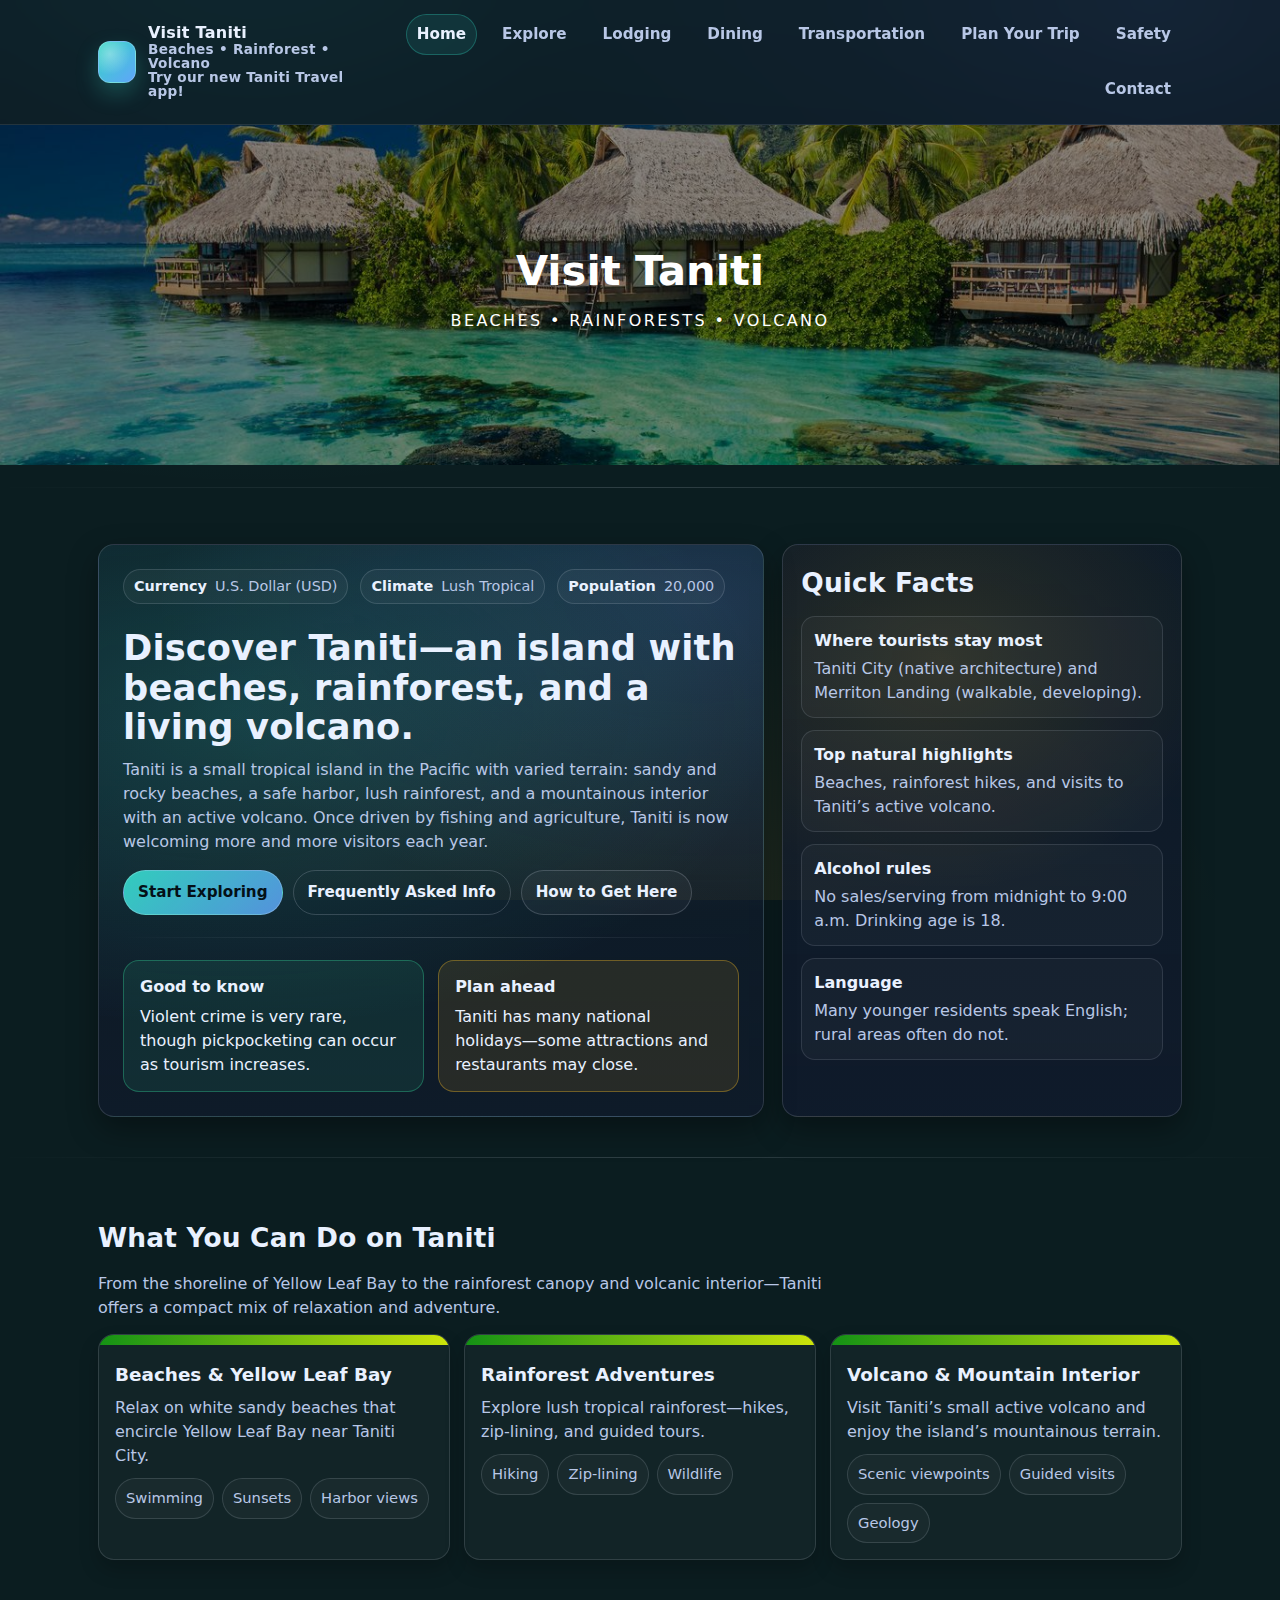
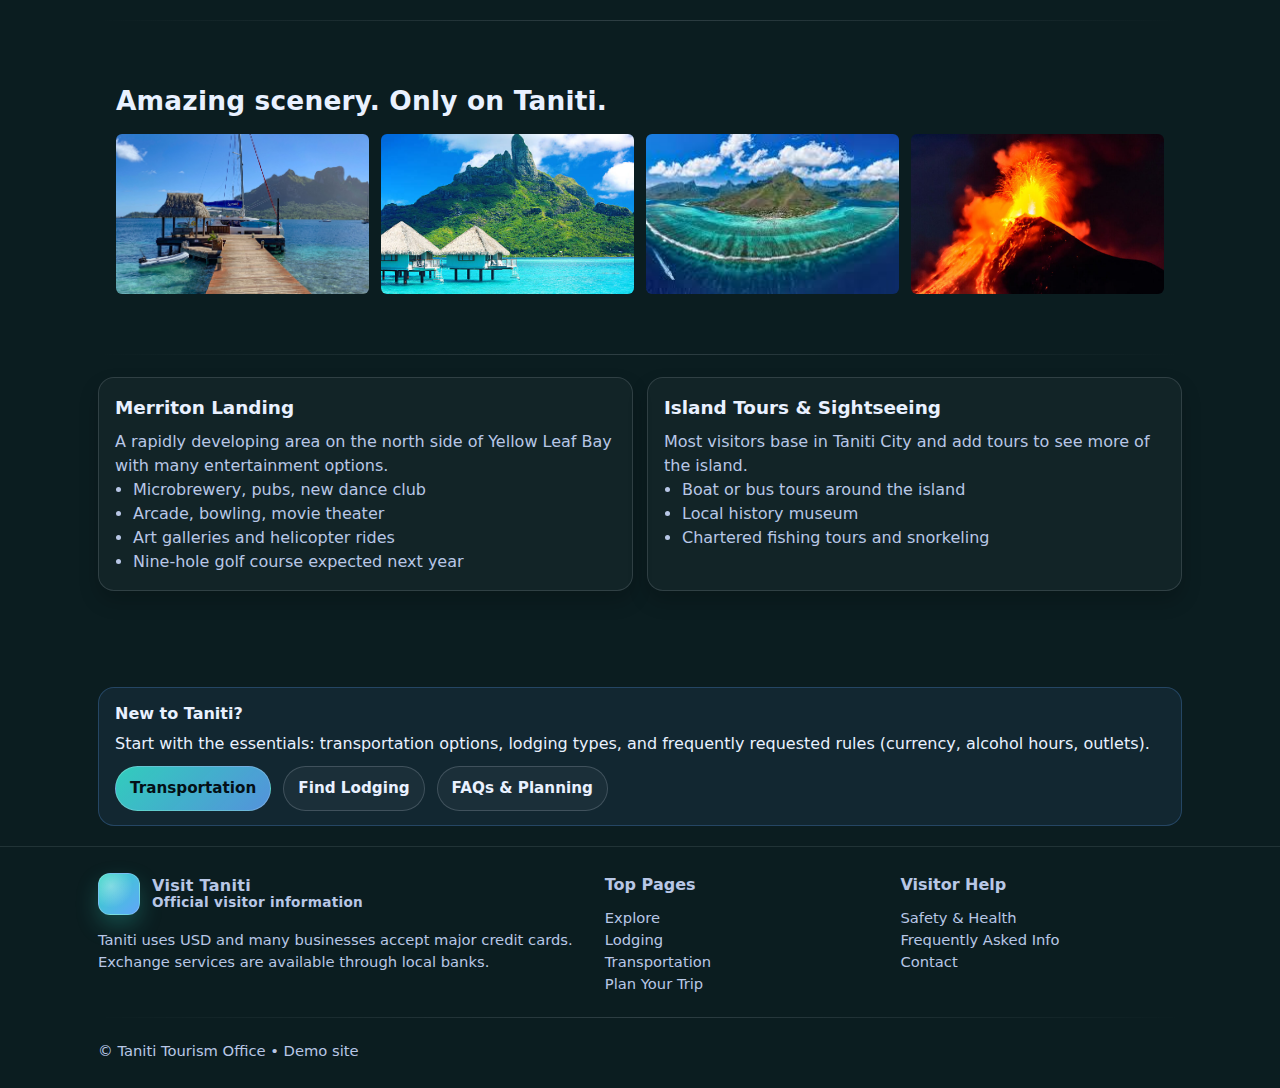
<file: index.html>
<!doctype html>
<html lang="en">
<head>
  <meta charset="utf-8" />
  <meta name="viewport" content="width=device-width,initial-scale=1" />
  <title>Visit Taniti • Home</title>
  <link rel="stylesheet" href="styles.css" />
</head>
<body>
  <header class="header">
    <div class="container">
      <nav class="nav" aria-label="Primary navigation">
        <a class="brand" href="index.html">
          <div class="brand-mark" aria-hidden="true"></div>
          <div>
            <span>Visit Taniti</span>
            <span class="sub">Beaches • Rainforest • Volcano</span>
            <span class="sub">Try our new Taniti Travel app!</span>
          </div>
        </a>

        <div class="navlinks">
          <a class="active" href="index.html">Home</a>
          <a href="explore.html">Explore</a>
          <a href="lodging.html">Lodging</a>
          <a href="dining.html">Dining</a>
          <a href="transportation.html">Transportation</a>
          <a href="plan.html">Plan Your Trip</a>
          <a href="safety.html">Safety</a>
          <a href="contact.html">Contact</a>
        </div>
      </nav>
    </div>
  </header>

    <section class="hero1">
    <img src="./Photos/Beach4.jpg" alt="Taniti tropical beach" />
    <div class="hero1-overlay">
        <h1>Visit Taniti</h1>
        <p>Beaches • Rainforests • Volcano</p>
    </div>
    </section>

    <hr class="sep" />

  <main>
    <section class="hero">
      <div class="container">
        <div class="hero-grid">
          <div class="hero-card hero-main">
            <div class="flex">
              <span class="badge"><b>Currency</b> U.S. Dollar (USD)</span>
              <span class="badge"><b>Climate</b> Lush Tropical</span>
              <span class="badge"><b>Population</b> 20,000</span>
            </div>
            <br>
            <h1>Discover Taniti—an island with beaches, rainforest, and a living volcano.</h1>
            <p>
              Taniti is a small tropical island in the Pacific with varied terrain:
              sandy and rocky beaches, a safe harbor, lush rainforest, and a mountainous interior with an
              active volcano. Once driven by fishing and agriculture, Taniti is now welcoming more and more visitors
              each year.
            </p>

            <div class="hero-actions">
              <a class="btn primary" href="explore.html">Start Exploring</a>
              <a class="btn ghost" href="plan.html">Frequently Asked Info</a>
              <a class="btn" href="transportation.html">How to Get Here</a>
            </div>

            <hr class="sep" />

            <div class="grid two">
              <div class="callout ok">
                <b>Good to know</b>
                Violent crime is very rare, though pickpocketing can occur as tourism increases.
              </div>
              <div class="callout warn">
                <b>Plan ahead</b>
                Taniti has many national holidays—some attractions and restaurants may close.
              </div>
            </div>
          </div>

          <aside class="hero-card hero-side" aria-label="Quick facts">
            <h2 class="section-title" style="margin-top:0;">Quick Facts</h2>
            <div class="kv">
              <div class="row">
                <b>Where tourists stay most</b>
                <span>Taniti City (native architecture) and Merriton Landing (walkable, developing).</span>
              </div>
              <div class="row">
                <b>Top natural highlights</b>
                <span>Beaches, rainforest hikes, and visits to Taniti’s active volcano.</span>
              </div>
              <div class="row">
                <b>Alcohol rules</b>
                <span>No sales/serving from midnight to 9:00 a.m. Drinking age is 18.</span>
              </div>
              <div class="row">
                <b>Language</b>
                <span>Many younger residents speak English; rural areas often do not.</span>
              </div>
            </div>
          </aside>
        </div>
      </div>
    </section>
<hr class="sep" />
    <section class="section">
      <div class="container">
        <h2 class="section-title">What You Can Do on Taniti</h2>
        <p class="lead">From the shoreline of Yellow Leaf Bay to the rainforest canopy and volcanic interior—Taniti offers a compact mix of relaxation and adventure.</p>

        <div class="grid three" style="margin-top:14px;">
          <article class="card">
            <div class="header-strip" aria-hidden="true"></div>
            <div class="pad">
              <h3>Beaches & Yellow Leaf Bay</h3>
              <p>Relax on white sandy beaches that encircle Yellow Leaf Bay near Taniti City.</p>
              <div class="meta">
                <span class="pill">Swimming</span>
                <span class="pill">Sunsets</span>
                <span class="pill">Harbor views</span>
              </div>
            </div>
          </article>

          <article class="card">
            <div class="header-strip" aria-hidden="true"></div>
            <div class="pad">
              <h3>Rainforest Adventures</h3>
              <p>Explore lush tropical rainforest—hikes, zip-lining, and guided tours.</p>
              <div class="meta">
                <span class="pill">Hiking</span>
                <span class="pill">Zip-lining</span>
                <span class="pill">Wildlife</span>
              </div>
            </div>
          </article>

          <article class="card">
            <div class="header-strip" aria-hidden="true"></div>
            <div class="pad">
              <h3>Volcano & Mountain Interior</h3>
              <p>Visit Taniti’s small active volcano and enjoy the island’s mountainous terrain.</p>
              <div class="meta">
                <span class="pill">Scenic viewpoints</span>
                <span class="pill">Guided visits</span>
                <span class="pill">Geology</span>
              </div>
            </div>
          </article>
        </div>
    <section class="section">
            <hr class="sep" />
        <section class="section">
        <div class="container">
            <h2 class="section-title">Amazing scenery. Only on Taniti.</h2>

            <div class="photo-strip">
            <img src="./Photos/Beach14.jpg" alt="Beach view" />
            <img src="./Photos/Beach2.jpg" alt="Lagoon" />
            <img src="./Photos/Beach12.jpg" alt="Coastline" />
            <img src="./Photos/Beach23.jpg" alt="Palm trees" />
            </div>
        </div>
        </section>

        <hr class="sep" />

        <div class="grid two">
          <div class="card">
            <div class="pad">
              <h3>Merriton Landing</h3>
              <p>A rapidly developing area on the north side of Yellow Leaf Bay with many entertainment options.</p>
              <ul class="list">
                <li>Microbrewery, pubs, new dance club</li>
                <li>Arcade, bowling, movie theater</li>
                <li>Art galleries and helicopter rides</li>
                <li>Nine-hole golf course expected next year</li>
              </ul>
            </div>
          </div>
          <div class="card">
            <div class="pad">
              <h3>Island Tours & Sightseeing</h3>
              <p>Most visitors base in Taniti City and add tours to see more of the island.</p>
              <ul class="list">
                <li>Boat or bus tours around the island</li>
                <li>Local history museum</li>
                <li>Chartered fishing tours and snorkeling</li>
              </ul>
            </div>
          </div>
        </div>
      </div>
    </section>

    <section class="section tight">
      <div class="container">
        <div class="callout">
          <b>New to Taniti?</b>
          Start with the essentials: transportation options, lodging types, and frequently requested rules (currency, alcohol hours, outlets).
          <div class="spacer"></div>
          <div class="flex">
            <a class="btn primary" href="transportation.html">Transportation</a>
            <a class="btn" href="lodging.html">Find Lodging</a>
            <a class="btn" href="plan.html">FAQs & Planning</a>
          </div>
        </div>
      </div>
    </section>
  </main>

  <footer class="footer">
    <div class="container">
      <div class="footer-grid">
        <div>
          <div class="brand" style="margin-bottom:10px;">
            <div class="brand-mark" aria-hidden="true"></div>
            <div>
              <span>Visit Taniti</span>
              <span class="sub">Official visitor information</span>
            </div>
          </div>
          <p class="small muted">Taniti uses USD and many businesses accept major credit cards. Exchange services are available through local banks.</p>
        </div>
        <div>
          <b>Top Pages</b>
          <div class="spacer"></div>
          <div class="small">
            <a href="explore.html">Explore</a><br/>
            <a href="lodging.html">Lodging</a><br/>
            <a href="transportation.html">Transportation</a><br/>
            <a href="plan.html">Plan Your Trip</a>
          </div>
        </div>
        <div>
          <b>Visitor Help</b>
          <div class="spacer"></div>
          <div class="small">
            <a href="safety.html">Safety & Health</a><br/>
            <a href="plan.html#faq">Frequently Asked Info</a><br/>
            <a href="contact.html">Contact</a>
          </div>
        </div>
      </div>
      <hr class="sep" />
      <div class="small muted">© Taniti Tourism Office • Demo site</div>
    </div>
  </footer>
</body>
</html>
</file>
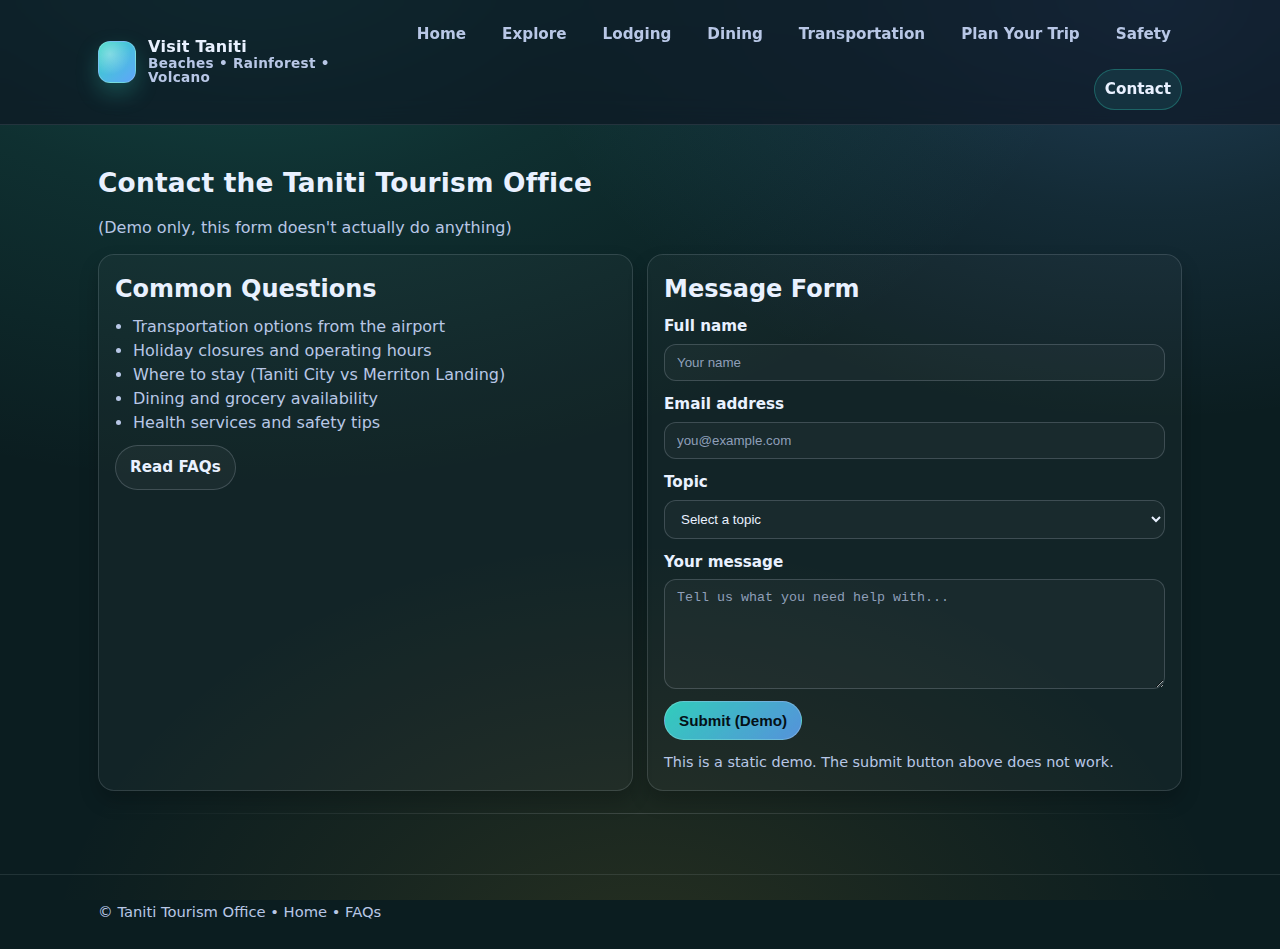
<file: contact.html>
<!doctype html>
<html lang="en">
<head>
  <meta charset="utf-8" />
  <meta name="viewport" content="width=device-width,initial-scale=1" />
  <title>Visit Taniti • Contact</title>
  <link rel="stylesheet" href="styles.css" />
</head>
<body>
  <header class="header">
    <div class="container">
      <nav class="nav">
        <a class="brand" href="index.html">
          <div class="brand-mark" aria-hidden="true"></div>
          <div><span>Visit Taniti</span><span class="sub">Beaches • Rainforest • Volcano</span></div>
        </a>
        <div class="navlinks">
          <a href="index.html">Home</a>
          <a href="explore.html">Explore</a>
          <a href="lodging.html">Lodging</a>
          <a href="dining.html">Dining</a>
          <a href="transportation.html">Transportation</a>
          <a href="plan.html">Plan Your Trip</a>
          <a href="safety.html">Safety</a>
          <a class="active" href="contact.html">Contact</a>
        </div>
      </nav>
    </div>
  </header>

  <main class="section">
    <div class="container">
      <h1 class="section-title">Contact the Taniti Tourism Office</h1>
      <p class="lead">(Demo only, this form doesn't actually do anything)</p>

      <div class="grid two" style="margin-top:14px;">
        <div class="card">
          <div class="pad">
            <h2 style="margin:0 0 8px;">Common Questions</h2>
            <ul class="list">
              <li>Transportation options from the airport</li>
              <li>Holiday closures and operating hours</li>
              <li>Where to stay (Taniti City vs Merriton Landing)</li>
              <li>Dining and grocery availability</li>
              <li>Health services and safety tips</li>
            </ul>
            <div class="spacer"></div>
            <a class="btn" href="plan.html#faq">Read FAQs</a>
          </div>
        </div>

        <div class="card">
          <div class="pad">
            <h2 style="margin:0 0 8px;">Message Form</h2>

            <form class="form" action="#" method="post">
              <div class="field">
                <label for="name">Full name</label>
                <input id="name" name="name" type="text" placeholder="Your name" required />
              </div>

              <div class="field">
                <label for="email">Email address</label>
                <input id="email" name="email" type="email" placeholder="you@example.com" required />
              </div>

              <div class="field">
                <label for="topic">Topic</label>
                <select id="topic" name="topic" required>
                  <option value="" selected disabled>Select a topic</option>
                  <option>Transportation</option>
                  <option>Lodging</option>
                  <option>Attractions & Activities</option>
                  <option>Dining & Groceries</option>
                  <option>Safety & Health</option>
                  <option>Other</option>
                </select>
              </div>

              <div class="field">
                <label for="message">Your message</label>
                <textarea id="message" name="message" placeholder="Tell us what you need help with..." required></textarea>
              </div>

              <div class="flex">
                <button class="btn primary" type="submit">Submit (Demo)</button>
                <span class="note">This is a static demo. The submit button above does not work. </span>
              </div>
            </form>
          </div>
        </div>
      </div>

      <hr class="sep" />
    </div>
  </main>

  <footer class="footer">
    <div class="container">
      <div class="small muted">© Taniti Tourism Office • <a href="index.html">Home</a> • <a href="plan.html#faq">FAQs</a></div>
    </div>
  </footer>
</body>
</html>
</file>
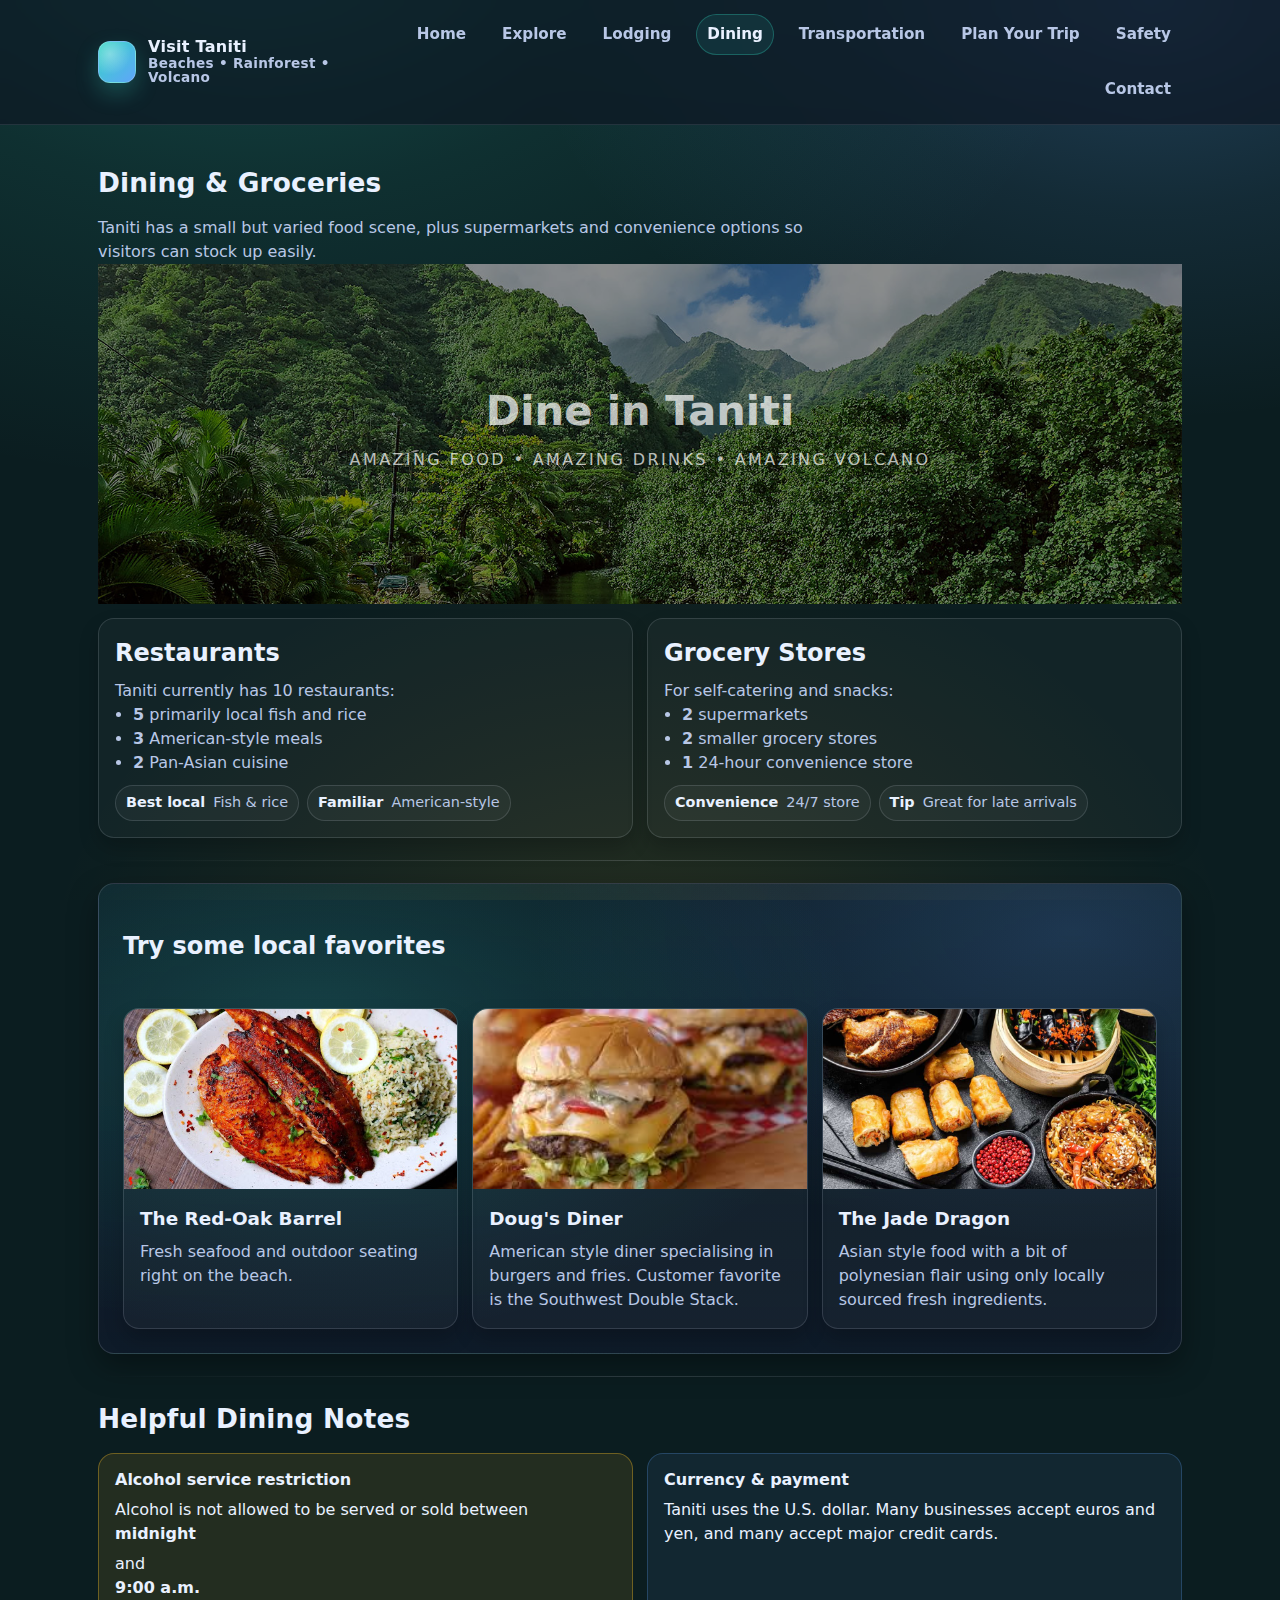
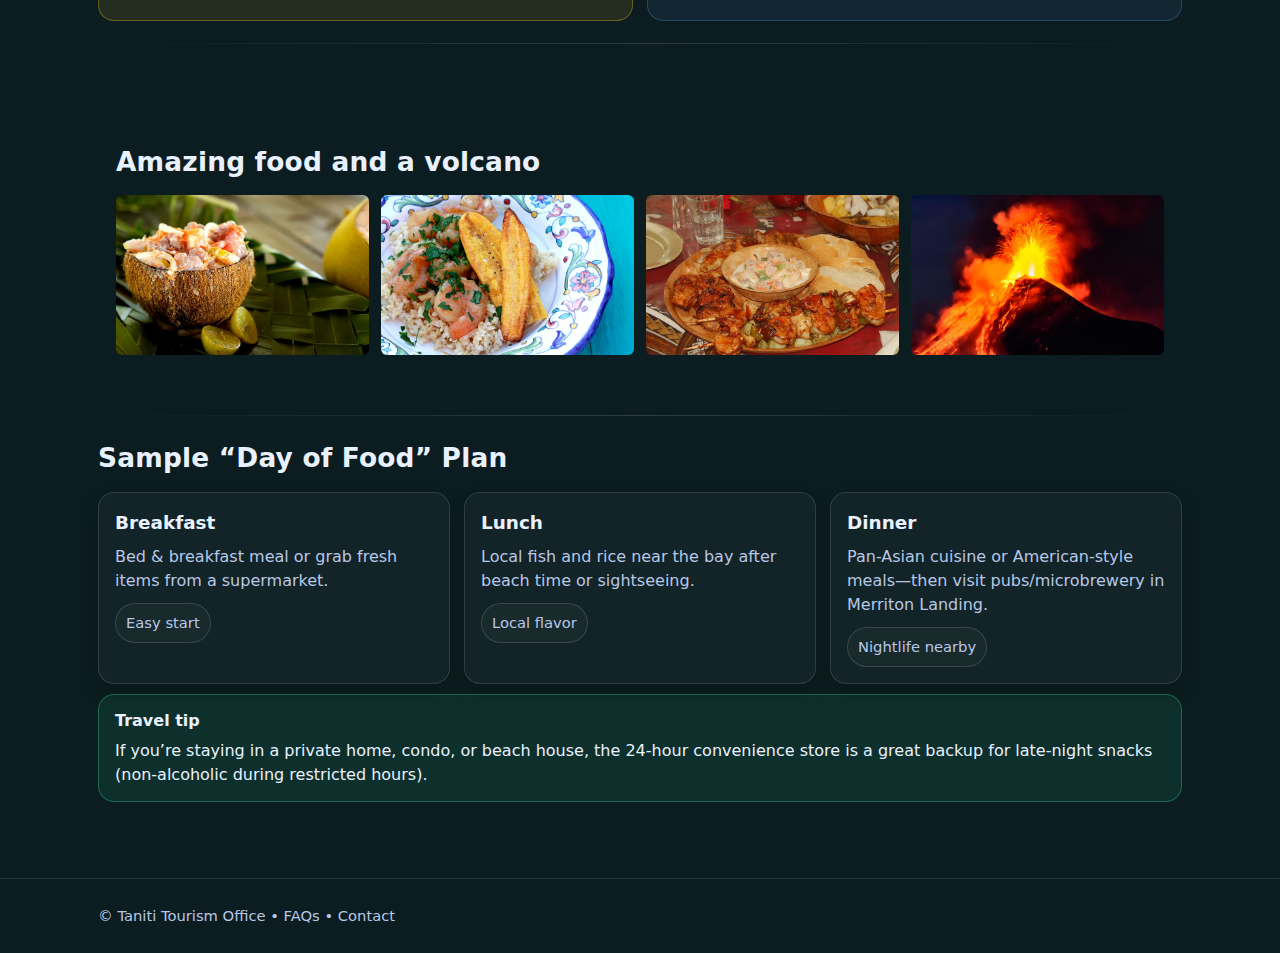
<file: dining.html>
<!doctype html>
<html lang="en">
<head>
  <meta charset="utf-8" />
  <meta name="viewport" content="width=device-width,initial-scale=1" />
  <title>Visit Taniti • Dining</title>
  <link rel="stylesheet" href="styles.css" />
</head>
<body>
  <header class="header">
    <div class="container">
      <nav class="nav">
        <a class="brand" href="index.html">
          <div class="brand-mark" aria-hidden="true"></div>
          <div><span>Visit Taniti</span><span class="sub">Beaches • Rainforest • Volcano</span></div>
        </a>
        <div class="navlinks">
          <a href="index.html">Home</a>
          <a href="explore.html">Explore</a>
          <a href="lodging.html">Lodging</a>
          <a class="active" href="dining.html">Dining</a>
          <a href="transportation.html">Transportation</a>
          <a href="plan.html">Plan Your Trip</a>
          <a href="safety.html">Safety</a>
          <a href="contact.html">Contact</a>
        </div>
      </nav>
    </div>
  </header>

  <main class="section">
    <div class="container">
      <h1 class="section-title">Dining & Groceries</h1>
      <p class="lead">Taniti has a small but varied food scene, plus supermarkets and convenience options so visitors can stock up easily.</p>

    <section class="hero1">
    <img src="./Photos/Breach13.jpg" alt="Taniti tropical beach" />
        <div class="hero1-overlay">
            <h1 class="soft-heading">Dine in Taniti</h1>
            <p class="soft-heading">Amazing Food • Amazing Drinks • Amazing Volcano</p>
        </div>
    </section>

      <div class="grid two" style="margin-top:14px;">
        <div class="card">
          <div class="pad">
            <h2 style="margin:0 0 8px;">Restaurants</h2>
            <p class="muted">Taniti currently has 10 restaurants:</p>
            <ul class="list">
              <li><b>5</b> primarily local fish and rice</li>
              <li><b>3</b> American-style meals</li>
              <li><b>2</b> Pan-Asian cuisine</li>
            </ul>
            <div class="meta">
              <span class="badge"><b>Best local</b> Fish & rice</span>
              <span class="badge"><b>Familiar</b> American-style</span>
            </div>
          </div>
        </div>

        <div class="card">
          <div class="pad">
            <h2 style="margin:0 0 8px;">Grocery Stores</h2>
            <p class="muted">For self-catering and snacks:</p>
            <ul class="list">
              <li><b>2</b> supermarkets</li>
              <li><b>2</b> smaller grocery stores</li>
              <li><b>1</b> 24-hour convenience store</li>
            </ul>
            <div class="meta">
              <span class="badge"><b>Convenience</b> 24/7 store</span>
              <span class="badge"><b>Tip</b> Great for late arrivals</span>
            </div>
          </div>
        </div>
      </div>
      <hr class="sep" />
        <div class="hero-card hero-main">
          <div class="pad">
            <h2>Try some local favorites</h2> 
            <br>
            <div class="grid three">
              <article class="card">
                <img src="./Photos/Fish.jpg" alt="Taniti beaches" />
                <div class="pad">
                  <h3>The Red-Oak Barrel</h3>
                  <p>Fresh seafood and outdoor seating right on the beach.</p>
                </div>
              </article>

              <article class="card">
                <img src="./Photos/burger.jpg" alt="Taniti rainforest" />
                <div class="pad">
                  <h3>Doug's Diner</h3>
                  <p>American style diner specialising in burgers and fries. Customer favorite is the Southwest Double Stack.</p>
                </div>
              </article>

              <article class="card">
                <img src="./Photos/asianFood.jpg" alt="Volcano in Taniti" />
                <div class="pad">
                  <h3>The Jade Dragon</h3>
                  <p>Asian style food with a bit of polynesian flair using only locally sourced fresh ingredients. </p>
                </div>
              </article>
            </div>
          </div>
        </div>
      <hr class="sep" />

      <h2 class="section-title">Helpful Dining Notes</h2>
      <div class="grid two" style="margin-top:14px;">
        <div class="callout warn">
          <b>Alcohol service restriction</b>
          Alcohol is not allowed to be served or sold between <b>midnight</b> and <b>9:00 a.m.</b>
        </div>
        <div class="callout">
          <b>Currency & payment</b>
          Taniti uses the U.S. dollar. Many businesses accept euros and yen, and many accept major credit cards.
        </div>
      </div>

      <hr class="sep" />

    <section class="section muted-bg">
        <section class="section muted-bg">
        <div class="container">
            <h2 class="section-title">Amazing food and a volcano</h2>

            <div class="photo-strip">
            <img src="./Photos/Beach20.avif" alt="Beach view" />
            <img src="./Photos/Beach21.jpg" alt="Lagoon" />
            <img src="./Photos/beach22.jpg" alt="Coastline" />
            <img src="./Photos/Beach23.jpg" alt="Palm trees" />
            </div>
        </div>
        </section>
    <hr class="sep" />

      <h2 class="section-title">Sample “Day of Food” Plan</h2>
      <div class="grid three" style="margin-top:14px;">
        <div class="card">
          <div class="pad">
            <h3>Breakfast</h3>
            <p>Bed & breakfast meal or grab fresh items from a supermarket.</p>
            <div class="meta"><span class="pill">Easy start</span></div>
          </div>
        </div>
        <div class="card">
          <div class="pad">
            <h3>Lunch</h3>
            <p>Local fish and rice near the bay after beach time or sightseeing.</p>
            <div class="meta"><span class="pill">Local flavor</span></div>
          </div>
        </div>
        <div class="card">
          <div class="pad">
            <h3>Dinner</h3>
            <p>Pan-Asian cuisine or American-style meals—then visit pubs/microbrewery in Merriton Landing.</p>
            <div class="meta"><span class="pill">Nightlife nearby</span></div>
          </div>
        </div>
      </div>

      <div class="spacer"></div>
      <div class="callout ok">
        <b>Travel tip</b>
        If you’re staying in a private home, condo, or beach house, the 24-hour convenience store is a great backup for late-night snacks (non-alcoholic during restricted hours).
      </div>
    </div>
  </main>

  <footer class="footer">
    <div class="container">
      <div class="small muted">© Taniti Tourism Office • <a href="plan.html#faq">FAQs</a> • <a href="contact.html">Contact</a></div>
    </div>
  </footer>
</body>
</html>
</file>
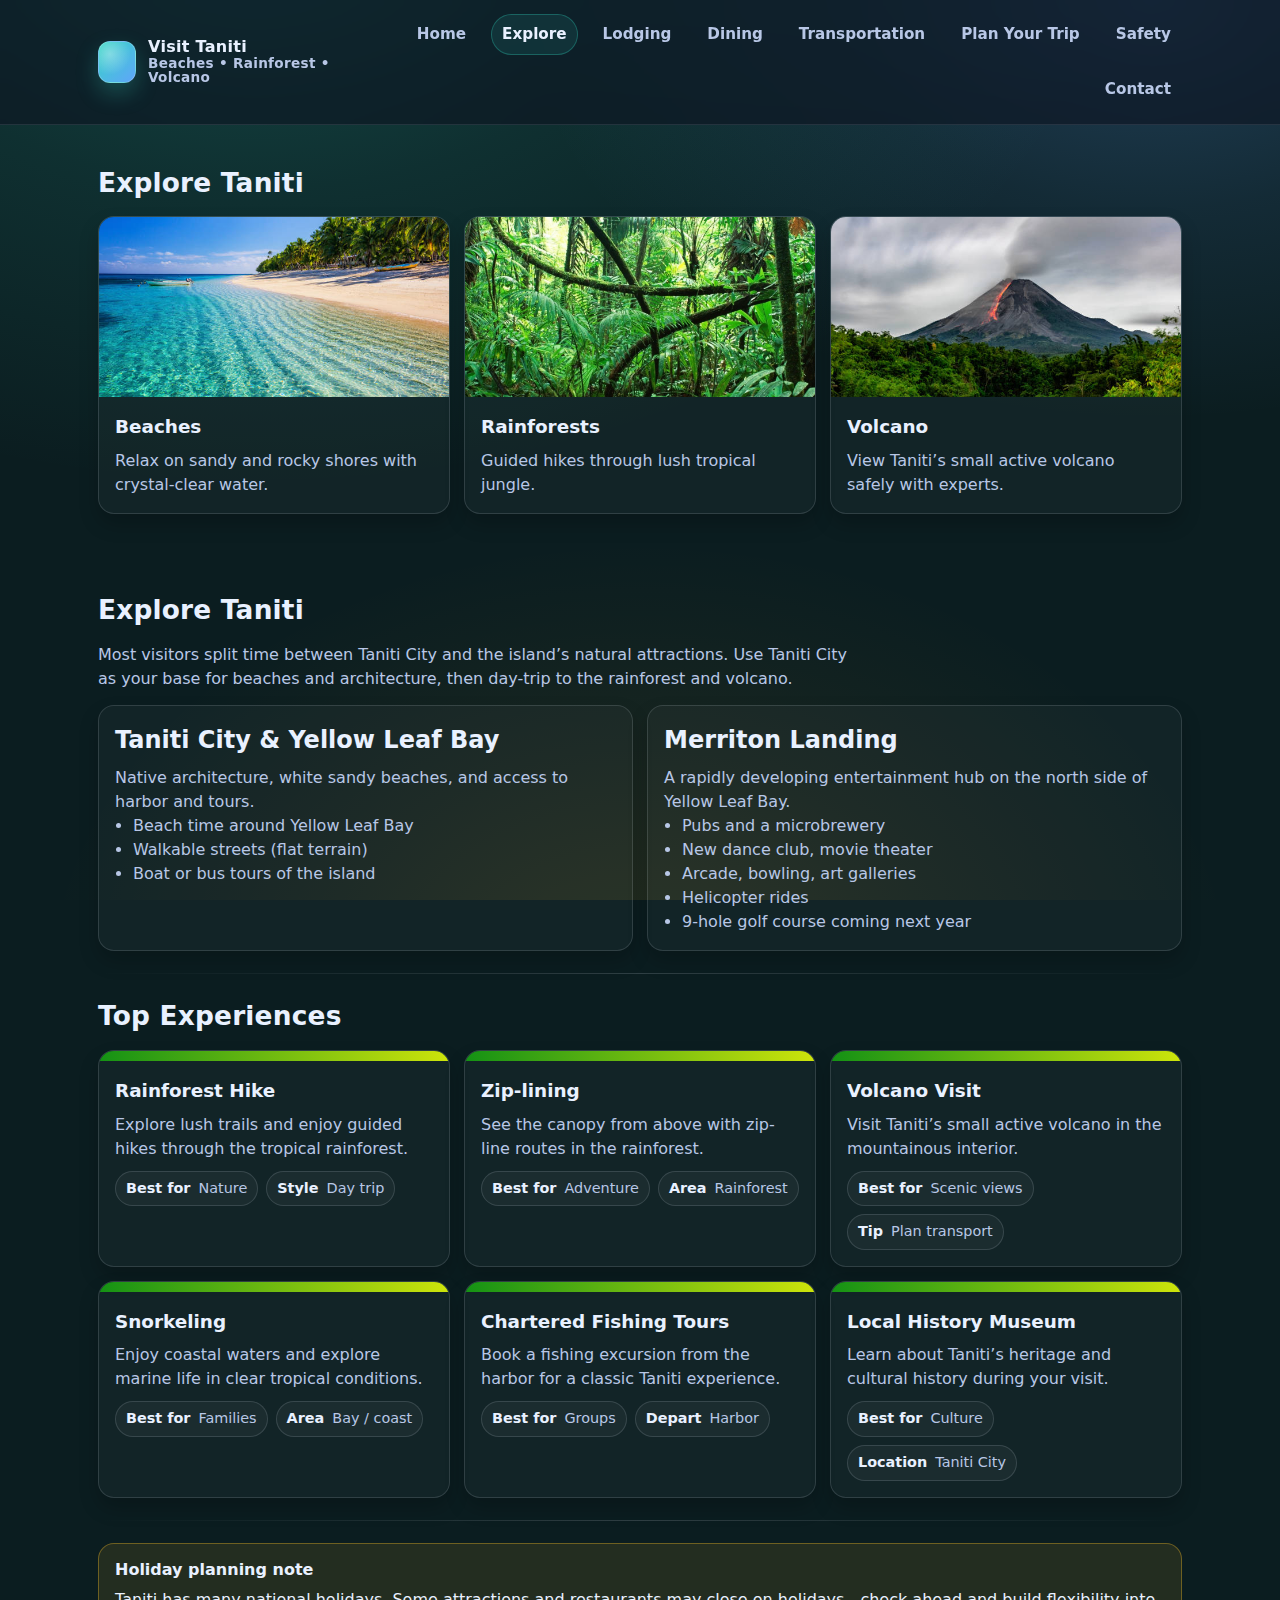
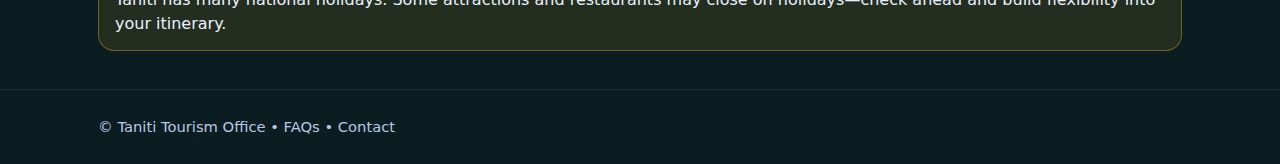
<file: explore.html>
<!doctype html>
<html lang="en">
<head>
  <meta charset="utf-8" />
  <meta name="viewport" content="width=device-width,initial-scale=1" />
  <title>Visit Taniti • Explore</title>
  <link rel="stylesheet" href="styles.css" />
</head>
<body>
  <header class="header">
    <div class="container">
      <nav class="nav" aria-label="Primary navigation">
        <a class="brand" href="index.html">
          <div class="brand-mark" aria-hidden="true"></div>
          <div><span>Visit Taniti</span><span class="sub">Beaches • Rainforest • Volcano</span></div>
        </a>
        <div class="navlinks">
          <a href="index.html">Home</a>
          <a class="active" href="explore.html">Explore</a>
          <a href="lodging.html">Lodging</a>
          <a href="dining.html">Dining</a>
          <a href="transportation.html">Transportation</a>
          <a href="plan.html">Plan Your Trip</a>
          <a href="safety.html">Safety</a>
          <a href="contact.html">Contact</a>
        </div>
      </nav>
    </div>
  </header>

  <section class="section">
  <div class="container">
    <h2 class="section-title">Explore Taniti</h2>

    <div class="grid three">
      <article class="card">
        <img src="./Photos/Beach1.jpg" alt="Taniti beaches" />
        <div class="pad">
          <h3>Beaches</h3>
          <p>Relax on sandy and rocky shores with crystal-clear water.</p>
        </div>
      </article>

      <article class="card">
        <img src="./Photos/Beach6.jpg" alt="Taniti rainforest" />
        <div class="pad">
          <h3>Rainforests</h3>
          <p>Guided hikes through lush tropical jungle.</p>
        </div>
      </article>

      <article class="card">
        <img src="./Photos/Beach5.jpg" alt="Volcano in Taniti" />
        <div class="pad">
          <h3>Volcano</h3>
          <p>View Taniti’s small active volcano safely with experts.</p>
        </div>
      </article>
    </div>
  </div>
</section>

  <main class="section">
    <div class="container">
      <h1 class="section-title">Explore Taniti</h1>
      <p class="lead">Most visitors split time between Taniti City and the island’s natural attractions. Use Taniti City as your base for beaches and architecture, then day-trip to the rainforest and volcano.</p>

      <div class="grid two" style="margin-top:14px;">
        <div class="card">
          <div class="pad">
            <h2 style="margin:0 0 8px;">Taniti City & Yellow Leaf Bay</h2>
            <p class="muted">Native architecture, white sandy beaches, and access to harbor and tours.</p>
            <ul class="list">
              <li>Beach time around Yellow Leaf Bay</li>
              <li>Walkable streets (flat terrain)</li>
              <li>Boat or bus tours of the island</li>
            </ul>
          </div>
        </div>

        <div class="card">
          <div class="pad">
            <h2 style="margin:0 0 8px;">Merriton Landing</h2>
            <p class="muted">A rapidly developing entertainment hub on the north side of Yellow Leaf Bay.</p>
            <ul class="list">
              <li>Pubs and a microbrewery</li>
              <li>New dance club, movie theater</li>
              <li>Arcade, bowling, art galleries</li>
              <li>Helicopter rides</li>
              <li>9-hole golf course coming next year</li>
            </ul>
          </div>
        </div>
      </div>

      <hr class="sep" />

      <h2 class="section-title">Top Experiences</h2>
      <div class="grid three" style="margin-top:14px;">
        <article class="card">
          <div class="header-strip" aria-hidden="true"></div>
          <div class="pad">
            <h3>Rainforest Hike</h3>
            <p>Explore lush trails and enjoy guided hikes through the tropical rainforest.</p>
            <div class="meta">
              <span class="badge"><b>Best for</b> Nature</span>
              <span class="badge"><b>Style</b> Day trip</span>
            </div>
          </div>
        </article>

        <article class="card">
          <div class="header-strip" aria-hidden="true"></div>
          <div class="pad">
            <h3>Zip-lining</h3>
            <p>See the canopy from above with zip-line routes in the rainforest.</p>
            <div class="meta">
              <span class="badge"><b>Best for</b> Adventure</span>
              <span class="badge"><b>Area</b> Rainforest</span>
            </div>
          </div>
        </article>

        <article class="card">
          <div class="header-strip" aria-hidden="true"></div>
          <div class="pad">
            <h3>Volcano Visit</h3>
            <p>Visit Taniti’s small active volcano in the mountainous interior.</p>
            <div class="meta">
              <span class="badge"><b>Best for</b> Scenic views</span>
              <span class="badge"><b>Tip</b> Plan transport</span>
            </div>
          </div>
        </article>

        <article class="card">
          <div class="header-strip" aria-hidden="true"></div>
          <div class="pad">
            <h3>Snorkeling</h3>
            <p>Enjoy coastal waters and explore marine life in clear tropical conditions.</p>
            <div class="meta">
              <span class="badge"><b>Best for</b> Families</span>
              <span class="badge"><b>Area</b> Bay / coast</span>
            </div>
          </div>
        </article>

        <article class="card">
          <div class="header-strip" aria-hidden="true"></div>
          <div class="pad">
            <h3>Chartered Fishing Tours</h3>
            <p>Book a fishing excursion from the harbor for a classic Taniti experience.</p>
            <div class="meta">
              <span class="badge"><b>Best for</b> Groups</span>
              <span class="badge"><b>Depart</b> Harbor</span>
            </div>
          </div>
        </article>

        <article class="card">
          <div class="header-strip" aria-hidden="true"></div>
          <div class="pad">
            <h3>Local History Museum</h3>
            <p>Learn about Taniti’s heritage and cultural history during your visit.</p>
            <div class="meta">
              <span class="badge"><b>Best for</b> Culture</span>
              <span class="badge"><b>Location</b> Taniti City</span>
            </div>
          </div>
        </article>
      </div>

      <hr class="sep" />

      <div class="callout warn">
        <b>Holiday planning note</b>
        Taniti has many national holidays. Some attractions and restaurants may close on holidays—check ahead and build flexibility into your itinerary.
      </div>
    </div>
  </main>

  <footer class="footer">
    <div class="container">
      <div class="small muted">© Taniti Tourism Office • <a href="plan.html#faq">FAQs</a> • <a href="contact.html">Contact</a></div>
    </div>
  </footer>
</body>
</html>
</file>
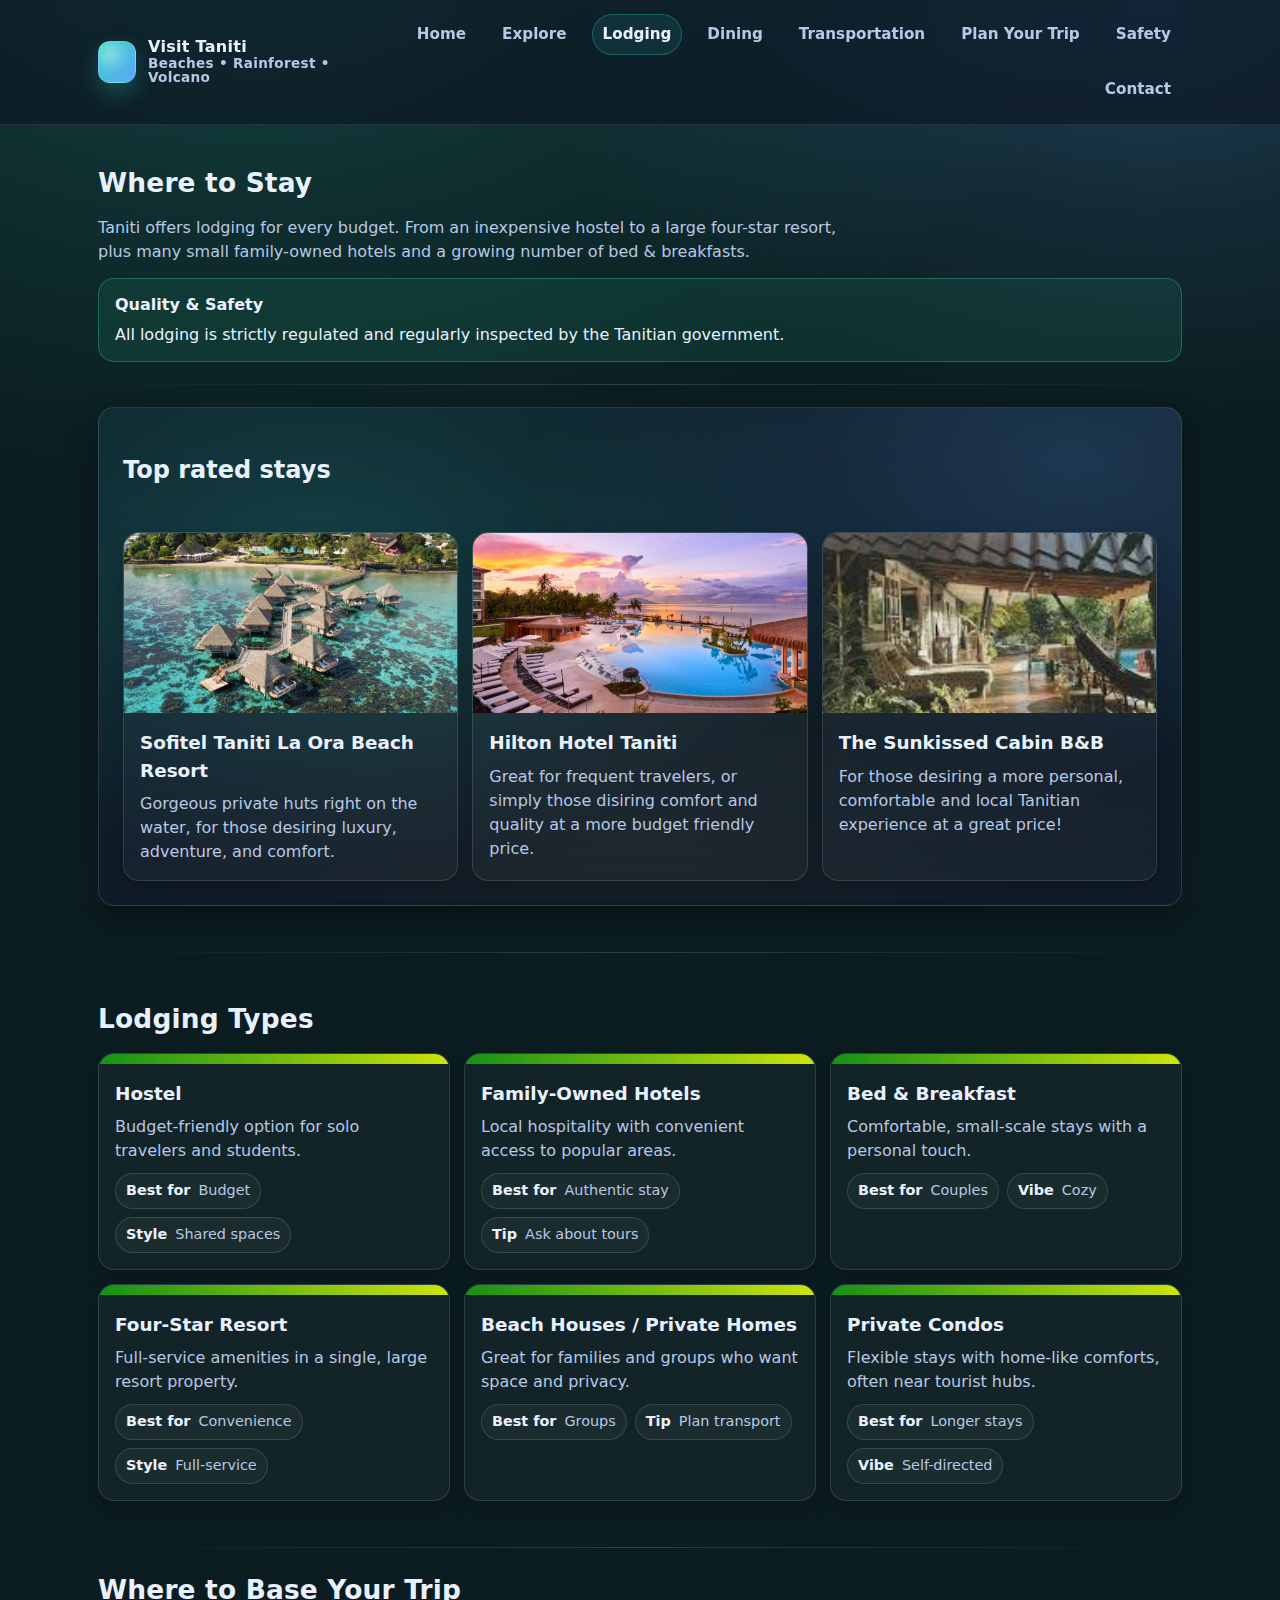
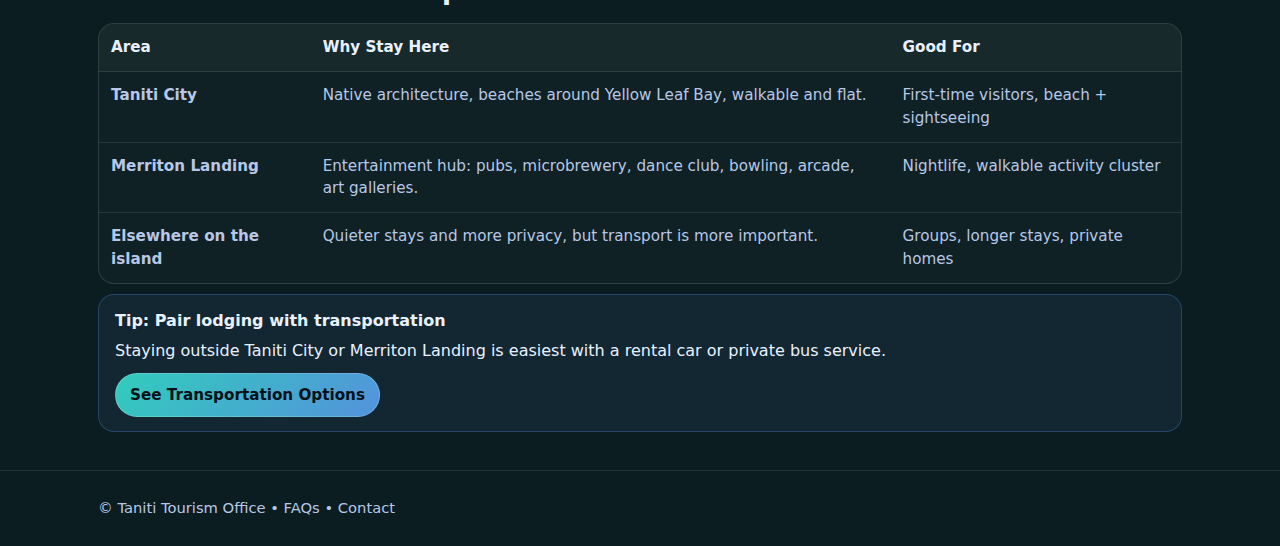
<file: lodging.html>
<!doctype html>
<html lang="en">
<head>
  <meta charset="utf-8" />
  <meta name="viewport" content="width=device-width,initial-scale=1" />
  <title>Visit Taniti • Lodging</title>
  <link rel="stylesheet" href="styles.css" />
</head>
<body>
  <header class="header">
    <div class="container">
      <nav class="nav">
        <a class="brand" href="index.html">
          <div class="brand-mark" aria-hidden="true"></div>
          <div><span>Visit Taniti</span><span class="sub">Beaches • Rainforest • Volcano</span></div>
        </a>
        <div class="navlinks">
          <a href="index.html">Home</a>
          <a href="explore.html">Explore</a>
          <a class="active" href="lodging.html">Lodging</a>
          <a href="dining.html">Dining</a>
          <a href="transportation.html">Transportation</a>
          <a href="plan.html">Plan Your Trip</a>
          <a href="safety.html">Safety</a>
          <a href="contact.html">Contact</a>
        </div>
      </nav>
    </div>
  </header>

  <main class="section">
    <div class="container">
      <h1 class="section-title">Where to Stay</h1>
      <p class="lead">Taniti offers lodging for every budget. From an inexpensive hostel to a large four-star resort, plus many small family-owned hotels and a growing number of bed & breakfasts.</p>

      <div class="callout ok" style="margin-top:14px;">
        <b>Quality & Safety</b>
        All lodging is strictly regulated and regularly inspected by the Tanitian government.
      </div>


    <hr class="sep" />

    <div class="hero-card hero-main">
      <div class="pad">
        <h2>Top rated stays</h2> 
        <br>
        <div class="grid three">
          <article class="card">
            <img src="./Photos/Resort.jpg" alt="Taniti Resort" />
            <div class="pad">
              <h3>Sofitel Taniti La Ora Beach Resort</h3>
              <p>Gorgeous private huts right on the water, for those desiring luxury, adventure, and comfort.</p>
            </div>
          </article>

          <article class="card">
            <img src="./Photos/HiltonHotelTaniti.jpg" alt="Hotel Hilton" />
            <div class="pad">
              <h3>Hilton Hotel Taniti</h3>
              <p>Great for frequent travelers, or simply those disiring comfort and quality at a more budget friendly price.</p>
            </div>
          </article>

          <article class="card">
            <img src="./Photos/BNB.jpg" alt="Bed and breakfast" />
            <div class="pad">
              <h3>The Sunkissed Cabin B&B</h3>
              <p>For those desiring a more personal, comfortable and local Tanitian experience at a great price!</p>
            </div>
          </article>
        </div>
      </div>
    </div>
    <br>

    <hr class="sep" />
    <br>
      <h2 class="section-title">Lodging Types</h2>
      <div class="grid three" style="margin-top:14px;">
        <article class="card">
          <div class="header-strip" aria-hidden="true"></div>
          <div class="pad">
            <h3>Hostel</h3>
            <p>Budget-friendly option for solo travelers and students.</p>
            <div class="meta">
              <span class="badge"><b>Best for</b> Budget</span>
              <span class="badge"><b>Style</b> Shared spaces</span>
            </div>
          </div>
        </article>

        <article class="card">
          <div class="header-strip" aria-hidden="true"></div>
          <div class="pad">
            <h3>Family-Owned Hotels</h3>
            <p>Local hospitality with convenient access to popular areas.</p>
            <div class="meta">
              <span class="badge"><b>Best for</b> Authentic stay</span>
              <span class="badge"><b>Tip</b> Ask about tours</span>
            </div>
          </div>
        </article>

        <article class="card">
          <div class="header-strip" aria-hidden="true"></div>
          <div class="pad">
            <h3>Bed & Breakfast</h3>
            <p>Comfortable, small-scale stays with a personal touch.</p>
            <div class="meta">
              <span class="badge"><b>Best for</b> Couples</span>
              <span class="badge"><b>Vibe</b> Cozy</span>
            </div>
          </div>
        </article>

        <article class="card">
          <div class="header-strip" aria-hidden="true"></div>
          <div class="pad">
            <h3>Four-Star Resort</h3>
            <p>Full-service amenities in a single, large resort property.</p>
            <div class="meta">
              <span class="badge"><b>Best for</b> Convenience</span>
              <span class="badge"><b>Style</b> Full-service</span>
            </div>
          </div>
        </article>

        <article class="card">
          <div class="header-strip" aria-hidden="true"></div>
          <div class="pad">
            <h3>Beach Houses / Private Homes</h3>
            <p>Great for families and groups who want space and privacy.</p>
            <div class="meta">
              <span class="badge"><b>Best for</b> Groups</span>
              <span class="badge"><b>Tip</b> Plan transport</span>
            </div>
          </div>
        </article>

        <article class="card">
          <div class="header-strip" aria-hidden="true"></div>
          <div class="pad">
            <h3>Private Condos</h3>
            <p>Flexible stays with home-like comforts, often near tourist hubs.</p>
            <div class="meta">
              <span class="badge"><b>Best for</b> Longer stays</span>
              <span class="badge"><b>Vibe</b> Self-directed</span>
            </div>
          </div>
        </article>
      </div>
      <br>
      <hr class="sep" />

      <h2 class="section-title">Where to Base Your Trip</h2>
      <table class="table" aria-label="Best areas to stay">
        <thead>
          <tr>
            <th>Area</th>
            <th>Why Stay Here</th>
            <th>Good For</th>
          </tr>
        </thead>
        <tbody>
          <tr>
            <td><b>Taniti City</b></td>
            <td>Native architecture, beaches around Yellow Leaf Bay, walkable and flat.</td>
            <td>First-time visitors, beach + sightseeing</td>
          </tr>
          <tr>
            <td><b>Merriton Landing</b></td>
            <td>Entertainment hub: pubs, microbrewery, dance club, bowling, arcade, art galleries.</td>
            <td>Nightlife, walkable activity cluster</td>
          </tr>
          <tr>
            <td><b>Elsewhere on the island</b></td>
            <td>Quieter stays and more privacy, but transport is more important.</td>
            <td>Groups, longer stays, private homes</td>
          </tr>
        </tbody>
      </table>

      <div class="spacer"></div>
      <div class="callout">
        <b>Tip: Pair lodging with transportation</b>
        Staying outside Taniti City or Merriton Landing is easiest with a rental car or private bus service.
        <div class="spacer"></div>
        <a class="btn primary" href="transportation.html">See Transportation Options</a>
      </div>
    </div>
  </main>

  <footer class="footer">
    <div class="container">
      <div class="small muted">© Taniti Tourism Office • <a href="plan.html#faq">FAQs</a> • <a href="contact.html">Contact</a></div>
    </div>
  </footer>
</body>
</html>
</file>
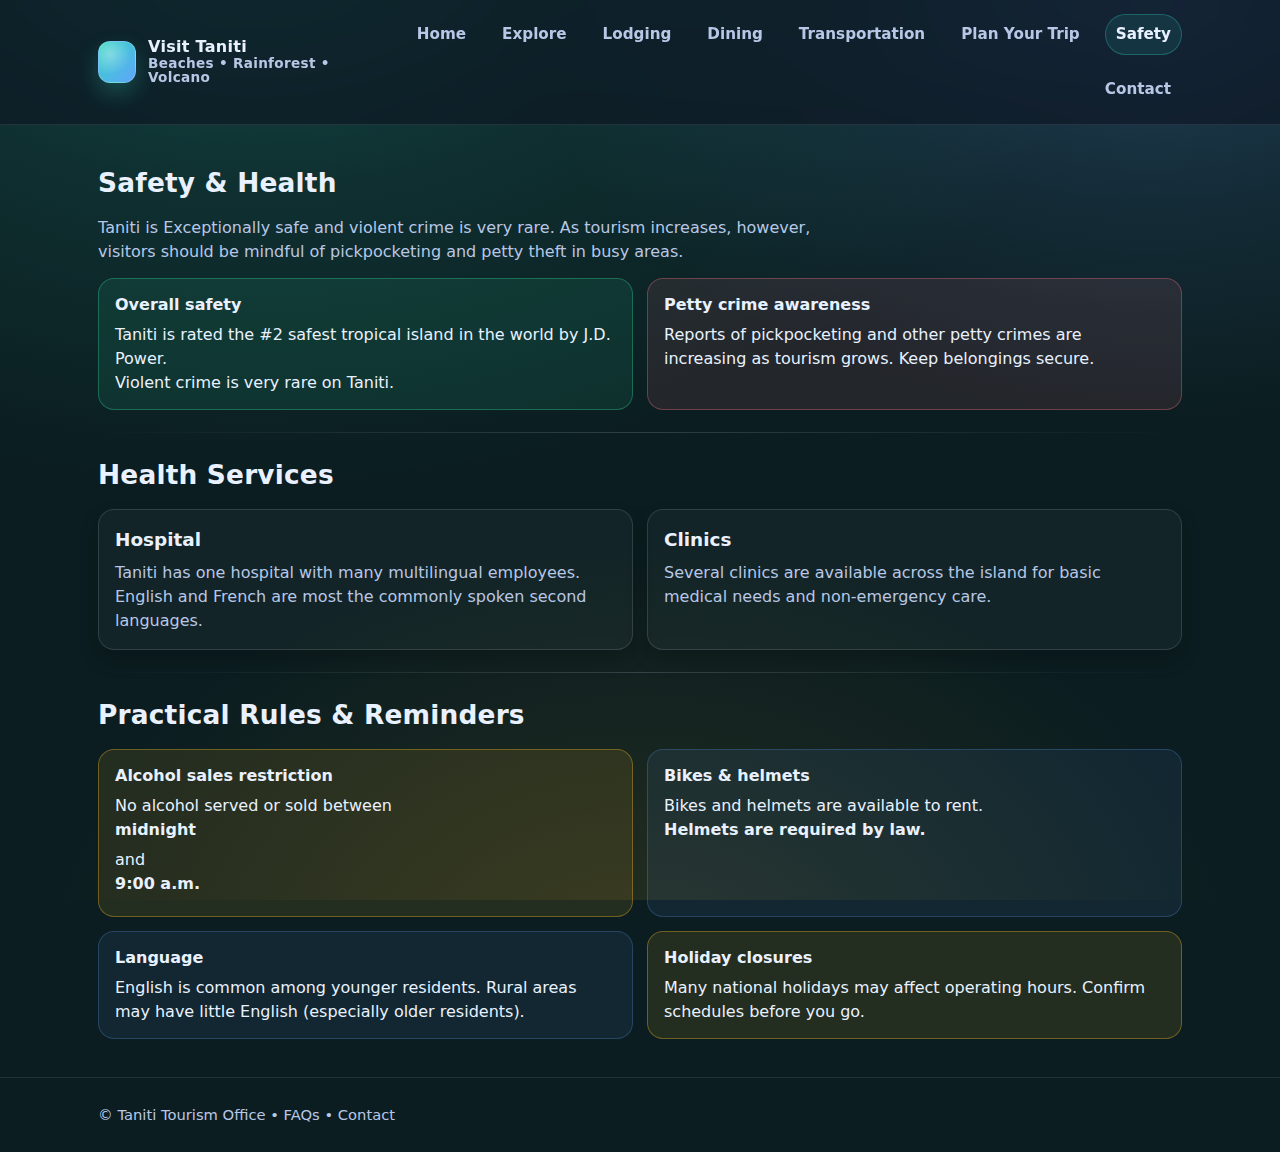
<file: safety.html>
<!doctype html>
<html lang="en">
<head>
  <meta charset="utf-8" />
  <meta name="viewport" content="width=device-width,initial-scale=1" />
  <title>Visit Taniti • Safety</title>
  <link rel="stylesheet" href="styles.css" />
</head>
<body>
  <header class="header">
    <div class="container">
      <nav class="nav">
        <a class="brand" href="index.html">
          <div class="brand-mark" aria-hidden="true"></div>
          <div><span>Visit Taniti</span><span class="sub">Beaches • Rainforest • Volcano</span></div>
        </a>
        <div class="navlinks">
          <a href="index.html">Home</a>
          <a href="explore.html">Explore</a>
          <a href="lodging.html">Lodging</a>
          <a href="dining.html">Dining</a>
          <a href="transportation.html">Transportation</a>
          <a href="plan.html">Plan Your Trip</a>
          <a class="active" href="safety.html">Safety</a>
          <a href="contact.html">Contact</a>
        </div>
      </nav>
    </div>
  </header>

  <main class="section">
    <div class="container">
      <h1 class="section-title">Safety & Health</h1>
      <p class="lead">Taniti is Exceptionally safe and violent crime is very rare. As tourism increases, however, visitors should be mindful of pickpocketing and petty theft in busy areas.</p>

      <div class="grid two" style="margin-top:14px;">
        <div class="callout ok">
          <b>Overall safety</b>
          Taniti is rated the #2 safest tropical island in the world by J.D. Power.
          <br>
          Violent crime is very rare on Taniti.
        </div>
        <div class="callout danger">
          <b>Petty crime awareness</b>
          Reports of pickpocketing and other petty crimes are increasing as tourism grows. Keep belongings secure.
        </div>
      </div>

      <hr class="sep" />

      <h2 class="section-title">Health Services</h2>
      <div class="grid two" style="margin-top:14px;">
        <div class="card">
          <div class="pad">
            <h3>Hospital</h3>
            <p>Taniti has one hospital with many multilingual employees. English and French are most the commonly spoken second languages.</p>
          </div>
        </div>
        <div class="card">
          <div class="pad">
            <h3>Clinics</h3>
            <p>Several clinics are available across the island for basic medical needs and non-emergency care.</p>
          </div>
        </div>
      </div>

      <hr class="sep" />

      <h2 class="section-title">Practical Rules & Reminders</h2>
      <div class="grid two" style="margin-top:14px;">
        <div class="callout warn">
          <b>Alcohol sales restriction</b>
          No alcohol served or sold between <b>midnight</b> and <b>9:00 a.m.</b>
        </div>
        <div class="callout">
          <b>Bikes & helmets</b>
          Bikes and helmets are available to rent. <b>Helmets are required by law.</b>
        </div>
        <div class="callout">
          <b>Language</b>
          English is common among younger residents. Rural areas may have little English (especially older residents).
        </div>
        <div class="callout warn">
          <b>Holiday closures</b>
          Many national holidays may affect operating hours. Confirm schedules before you go.
        </div>
      </div>
    </div>
  </main>

  <footer class="footer">
    <div class="container">
      <div class="small muted">© Taniti Tourism Office • <a href="plan.html#faq">FAQs</a> • <a href="contact.html">Contact</a></div>
    </div>
  </footer>
</body>
</html>
</file>
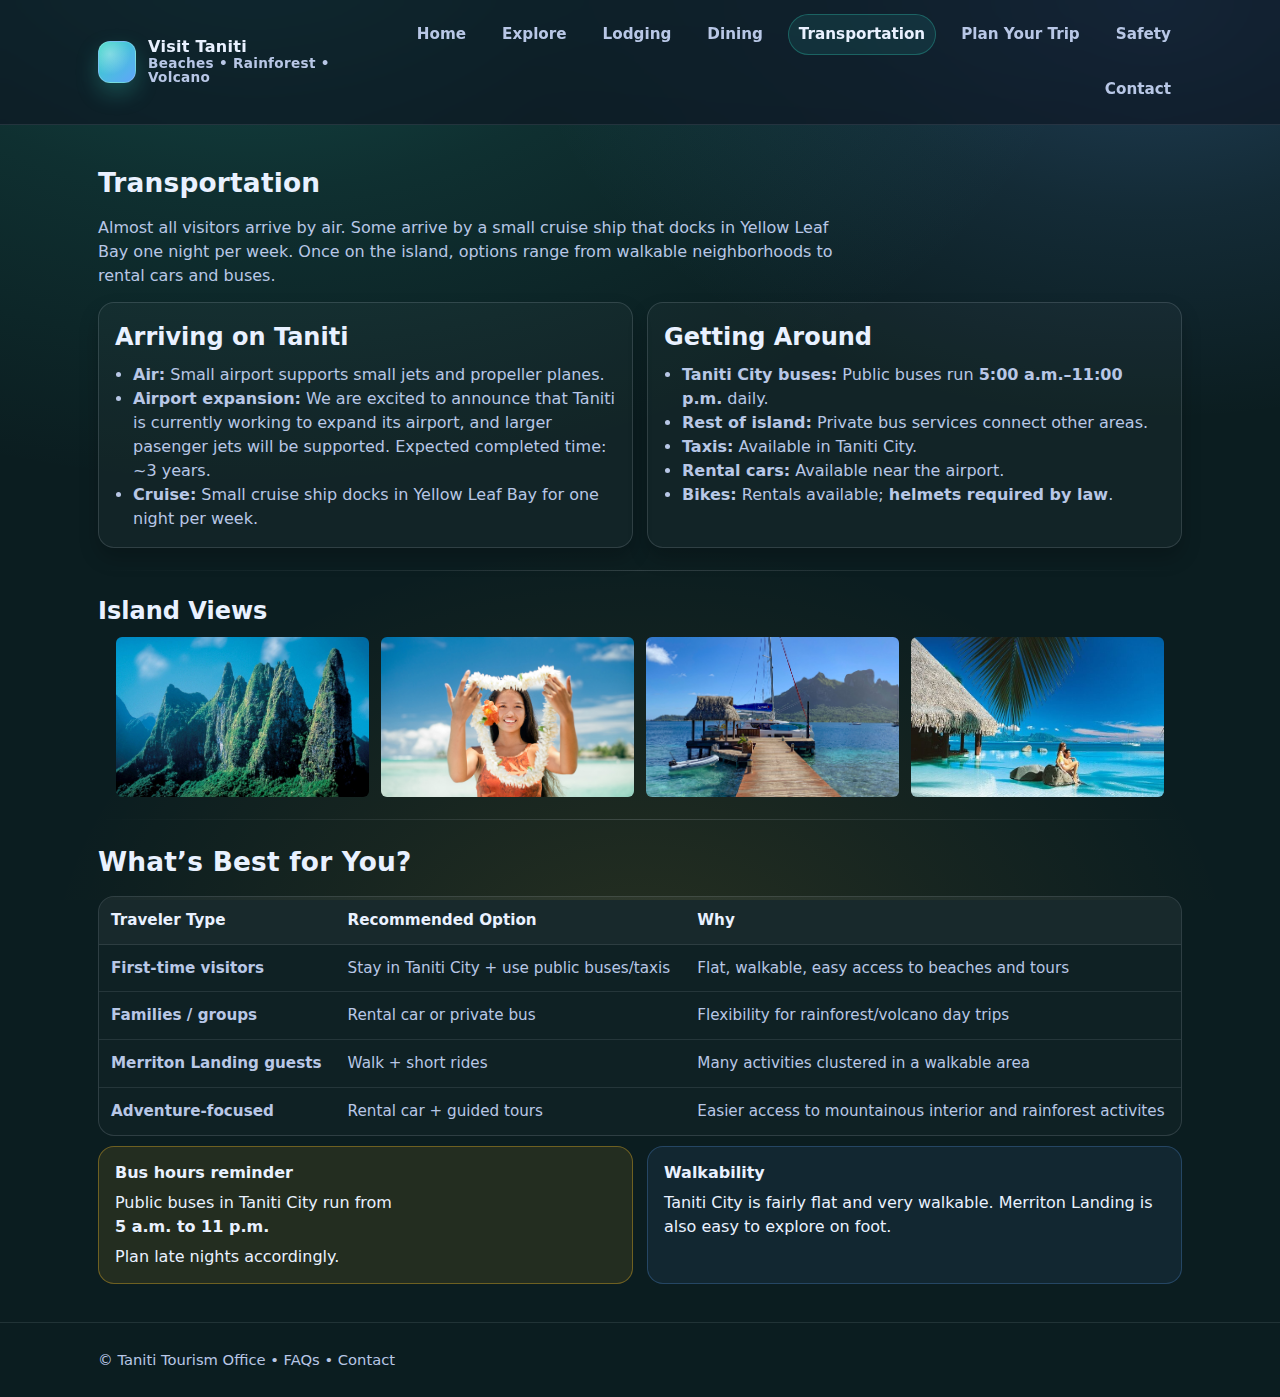
<file: transportation.html>
<!doctype html>
<html lang="en">
<head>
  <meta charset="utf-8" />
  <meta name="viewport" content="width=device-width,initial-scale=1" />
  <title>Visit Taniti • Transportation</title>
  <link rel="stylesheet" href="styles.css" />
</head>
<body>
  <header class="header">
    <div class="container">
      <nav class="nav">
        <a class="brand" href="index.html">
          <div class="brand-mark" aria-hidden="true"></div>
          <div><span>Visit Taniti</span><span class="sub">Beaches • Rainforest • Volcano</span></div>
        </a>
        <div class="navlinks">
          <a href="index.html">Home</a>
          <a href="explore.html">Explore</a>
          <a href="lodging.html">Lodging</a>
          <a href="dining.html">Dining</a>
          <a class="active" href="transportation.html">Transportation</a>
          <a href="plan.html">Plan Your Trip</a>
          <a href="safety.html">Safety</a>
          <a href="contact.html">Contact</a>
        </div>
      </nav>
    </div>
  </header>

  <main class="section">
    <div class="container">
      <h1 class="section-title">Transportation</h1>
      <p class="lead">Almost all visitors arrive by air. Some arrive by a small cruise ship that docks in Yellow Leaf Bay one night per week. Once on the island, options range from walkable neighborhoods to rental cars and buses.</p>

      <div class="grid two" style="margin-top:14px;">
        <div class="card">
          <div class="pad">
            <h2 style="margin:0 0 8px;">Arriving on Taniti</h2>
            <ul class="list">
              <li><b>Air:</b> Small airport supports small jets and propeller planes.</li>
              <li><b>Airport expansion:</b> We are excited to announce that Taniti is currently working to expand its airport, and larger pasenger jets will be supported. Expected completed time: ~3 years.</li>
              <li><b>Cruise:</b> Small cruise ship docks in Yellow Leaf Bay for one night per week.</li>
            </ul>
          </div>
        </div>

        <div class="card">
          <div class="pad">
            <h2 style="margin:0 0 8px;">Getting Around</h2>
            <ul class="list">
              <li><b>Taniti City buses:</b> Public buses run <b>5:00 a.m.–11:00 p.m.</b> daily.</li>
              <li><b>Rest of island:</b> Private bus services connect other areas.</li>
              <li><b>Taxis:</b> Available in Taniti City.</li>
              <li><b>Rental cars:</b> Available near the airport.</li>
              <li><b>Bikes:</b> Rentals available; <b>helmets required by law</b>.</li>
            </ul>
          </div>
        </div>
      </div>
    <hr class="sep" />

    <h2 style="margin:0 0 8px;">Island Views</h2>
    <div class="container">

        <div class="photo-strip">
        <img src="./Photos/Breach8.jpg" alt="Beach view" />
        <img src="./Photos/Beach13.jpg" alt="Lagoon" />
        <img src="./Photos/Beach14.jpg" alt="Coastline" />
        <img src="./Photos/Beach15.jpg" alt="Palm trees" />
        </div>
    </div>

      <hr class="sep" />

      <h2 class="section-title">What’s Best for You?</h2>
      <table class="table" aria-label="Transportation recommendations">
        <thead>
          <tr>
            <th>Traveler Type</th>
            <th>Recommended Option</th>
            <th>Why</th>
          </tr>
        </thead>
        <tbody>
          <tr>
            <td><b>First-time visitors</b></td>
            <td>Stay in Taniti City + use public buses/taxis</td>
            <td>Flat, walkable, easy access to beaches and tours</td>
          </tr>
          <tr>
            <td><b>Families / groups</b></td>
            <td>Rental car or private bus</td>
            <td>Flexibility for rainforest/volcano day trips</td>
          </tr>
          <tr>
            <td><b>Merriton Landing guests</b></td>
            <td>Walk + short rides</td>
            <td>Many activities clustered in a walkable area</td>
          </tr>
          <tr>
            <td><b>Adventure-focused</b></td>
            <td>Rental car + guided tours</td>
            <td>Easier access to mountainous interior and rainforest activites</td>
          </tr>
        </tbody>
      </table>

      <div class="spacer"></div>
      <div class="grid two">
        <div class="callout warn">
          <b>Bus hours reminder</b>
          Public buses in Taniti City run from <b>5 a.m. to 11 p.m.</b>Plan late nights accordingly.
        </div>
        <div class="callout">
          <b>Walkability</b>
          Taniti City is fairly flat and very walkable. Merriton Landing is also easy to explore on foot.
        </div>
      </div>
    </div>
  </main>

  <footer class="footer">
    <div class="container">
      <div class="small muted">© Taniti Tourism Office • <a href="plan.html#faq">FAQs</a> • <a href="contact.html">Contact</a></div>
    </div>
  </footer>
</body>
</html>
</file>
<file: styles.css>
:root{
  --bg: #0b1d20;
  --panel: #111a2e;
  --panel-2: #0f1830;
  --text: #e9f1ff;
  --muted: #b8c7e6;
  --brand: #33d6c4;     /* teal */
  --brand-2:#60a5fa;    /* blue */
  --accent:#fbbf24;     /* amber */
  --danger:#fb7185;     /* rose */
  --ok:#34d399;         /* green */
  --border: rgba(233,241,255,.14);
  --shadow: 0 12px 30px rgba(0,0,0,.35);
  --radius: 16px;
  --radius-sm: 12px;
  --max: 1120px;
  --font: ui-sans-serif, system-ui, -apple-system, Segoe UI, Roboto, Arial, "Noto Sans", "Apple Color Emoji","Segoe UI Emoji";
}

*{box-sizing:border-box;}
html,body{height:100%;}

body{
  margin:0;
  font-family:var(--font);
  color:var(--text);
  line-height:1.5;

  background-color: var(--bg);

  background-image:
    radial-gradient(1200px 800px at 20% -10%,
      rgba(51,214,196,.26) 0%,
      rgba(51,214,196,.10) 35%,
      rgba(51,214,196,0) 72%
    ),
    radial-gradient(900px 600px at 90% 0%,
      rgba(96,165,250,.26) 0%,
      rgba(96,165,250,.10) 35%,
      rgba(96,165,250,0) 70%
    ),
    radial-gradient(800px 600px at 50% 110%,
      rgba(251,191,36,.12) 0%,
      rgba(251,191,36,.05) 40%,
      rgba(251,191,36,0) 75%
    );

  background-repeat: no-repeat;
}


a{color:inherit; text-decoration:none;}
a:hover{opacity:.95; text-decoration:underline;}
img{max-width:100%; display:block;}

.container{max-width:var(--max); margin:0 auto; padding:0 18px;}
.section{padding:38px 0;}
.section.tight{padding:20px 0;}
.section-title{
  font-size:1.65rem;
  margin:0 0 14px;
  letter-spacing:.2px;
}
.lead{color:var(--muted); margin:10px 0 0; max-width:75ch;}
.muted{color:var(--muted);}
.small{font-size:.92rem;}
.badge{
  display:inline-flex; gap:8px; align-items:center;
  padding:6px 10px;
  border:1px solid var(--border);
  border-radius:999px;
  background:rgba(255,255,255,.04);
  color:var(--muted);
  font-size:.9rem;
  white-space:nowrap;
}
.badge b{color:var(--text);}
hr.sep{
  border:none;
  height:1px;
  background:linear-gradient(to right, transparent, rgba(233,241,255,.16), transparent);
  margin:22px 0;
}

.header{
  position:sticky; top:0; z-index:50;
  backdrop-filter: blur(10px);
  background: rgba(11,18,32,.60);
  border-bottom:1px solid rgba(233,241,255,.10);
}
.nav{
  display:flex; align-items:center; justify-content:space-between;
  padding:14px 0;
  gap:16px;
}
.brand{
  display:flex; align-items:center; gap:12px;
  font-weight:800;
  letter-spacing:.3px;
}
.brand-mark{
  width:42px; height:42px; border-radius:12px;
  background:
    radial-gradient(circle at 30% 30%, rgba(255,255,255,.35), transparent 55%),
    linear-gradient(135deg, var(--brand), var(--brand-2));
  box-shadow: 0 10px 22px rgba(51,214,196,.25);
  border:1px solid rgba(255,255,255,.20);
}
.brand span{display:block; line-height:1.05;}
.brand .sub{font-weight:600; color:var(--muted); font-size:.85rem;}

.navlinks{
  display:flex; gap:14px; flex-wrap:wrap; justify-content:flex-end;
}
.navlinks a{
  padding:8px 10px;
  border-radius:999px;
  border:1px solid transparent;
  color:var(--muted);
  font-weight:600;
  font-size:.95rem;
}
.navlinks a:hover{
  background:rgba(255,255,255,.06);
  border-color:rgba(233,241,255,.10);
  text-decoration:none;
  color:var(--text);
}
.navlinks a.active{
  background:rgba(51,214,196,.10);
  border-color:rgba(51,214,196,.30);
  color:var(--text);
}

.card img {
  width: 100%;
  height: 180px;
  object-fit: cover;
  border-radius: 8px 8px 0 0;
}

.photo-strip {
  display: grid;
  grid-template-columns: repeat(4, 1fr);
  gap: 12px;
}

.photo-strip img {
  width: 100%;
  height: 160px;
  object-fit: cover;
  border-radius: 6px;
}

@media (max-width: 800px) {
  .photo-strip {
    grid-template-columns: repeat(2, 1fr);
  }
}

.hero1 {
  position: relative;
  height: 340px;
  overflow: hidden;
}

.hero1 img {
  width: 100%;
  height: 100%;
  object-fit: cover;
}

.hero1-overlay {
  position: absolute;
  inset: 0;
  background: rgba(0,0,0,0.45);
  color: #fff;
  display: flex;
  flex-direction: column;
  justify-content: center;
  align-items: center;
  text-align: center;
}

.hero1-overlay h1 {
  font-size: 2.6rem;
  margin: 0;
}

.hero1-overlay p {
  margin-top: 6px;
  letter-spacing: 0.15em;
  text-transform: uppercase;
}

.hero{
  padding:34px 0 18px;
}
.hero-grid{
  display:grid;
  grid-template-columns: 1.25fr .75fr;
  gap:18px;
  align-items:stretch;
}
.hero-card{
  border:1px solid var(--border);
  border-radius:var(--radius);
  background: linear-gradient(180deg, rgba(255,255,255,.06), rgba(255,255,255,.03));
  box-shadow: var(--shadow);
  overflow:hidden;
}
.hero-main{
  padding:24px;
  position:relative;
  min-height:280px;
  background:
    radial-gradient(900px 520px at 20% 30%, rgba(51,214,196,.20), transparent 60%),
    radial-gradient(900px 520px at 90% 10%, rgba(96,165,250,.20), transparent 60%),
    linear-gradient(180deg, rgba(17,26,46,.35), rgba(17,26,46,.65));
}
.hero-main h1{
  margin:0;
  font-size:2.2rem;
  line-height:1.12;
  letter-spacing:.2px;
}
.hero-main p{margin:12px 0 0; color:var(--muted); max-width:72ch;}
.hero-actions{
  display:flex; gap:10px; flex-wrap:wrap;
  margin-top:16px;
}
.btn{
  display:inline-flex;
  align-items:center;
  justify-content:center;
  gap:10px;
  padding:10px 14px;
  border-radius:999px;
  border:1px solid rgba(233,241,255,.18);
  background: rgba(255,255,255,.04);
  color:var(--text);
  font-weight:700;
  font-size:.95rem;
  text-decoration:none;
}
.btn:hover{background:rgba(255,255,255,.07); text-decoration:none;}
.btn.primary{
  background: linear-gradient(135deg, rgba(51,214,196,.95), rgba(96,165,250,.85));
  border-color: rgba(255,255,255,.20);
  color:#041017;
}
.btn.primary:hover{filter:saturate(1.05) brightness(1.02);}
.btn.ghost{
  background:transparent;
  border-color: rgba(233,241,255,.18);
}

.hero-side{
  padding:18px;
  background:
    radial-gradient(520px 420px at 40% 20%, rgba(251,191,36,.12), transparent 55%),
    linear-gradient(180deg, rgba(17,26,46,.55), rgba(17,26,46,.75));
}
.kv{
  display:grid;
  grid-template-columns:1fr;
  gap:12px;
}
.kv .row{
  padding:12px;
  border:1px solid rgba(233,241,255,.12);
  border-radius:14px;
  background:rgba(255,255,255,.03);
}
.kv .row b{display:block; margin-bottom:4px;}
.kv .row span{color:var(--muted);}

.grid{
  display:grid;
  gap:14px;
}
.grid.two{grid-template-columns:repeat(2, minmax(0,1fr));}
.grid.three{grid-template-columns:repeat(3, minmax(0,1fr));}
.card{
  border:1px solid var(--border);
  border-radius:var(--radius);
  background: rgba(255,255,255,.03);
  box-shadow: 0 10px 20px rgba(0,0,0,.20);
  overflow:hidden;
}
.card .pad{padding:16px;}
.card h3{margin:0 0 8px; font-size:1.15rem;}
.card p{margin:0; color:var(--muted);}
.card .meta{margin-top:10px; display:flex; flex-wrap:wrap; gap:8px;}
.card .header-strip{
  height:10px;
  background: linear-gradient(90deg, rgba(20, 150, 20, 0.959), rgba(212, 235, 10, 0.966));
}

.list{
  margin:0;
  padding-left:18px;
  color:var(--muted);
}
.callout{
  border:1px solid rgba(96,165,250,.25);
  background: rgba(96,165,250,.08);
  border-radius:var(--radius);
  padding:14px 16px;
}
.callout.warn{
  border-color: rgba(251,191,36,.35);
  background: rgba(251,191,36,.10);
}
.callout.danger{
  border-color: rgba(251,113,133,.35);
  background: rgba(251,113,133,.10);
}
.callout.ok{
  border-color: rgba(52,211,153,.35);
  background: rgba(52,211,153,.10);
}
.callout b{display:block; margin-bottom:6px;}

.table{
  width:100%;
  border-collapse:separate;
  border-spacing:0;
  overflow:hidden;
  border:1px solid rgba(233,241,255,.14);
  border-radius:var(--radius);
  background:rgba(255,255,255,.02);
}
.table th,.table td{
  text-align:left;
  padding:12px 12px;
  border-bottom:1px solid rgba(233,241,255,.10);
  vertical-align:top;
}
.table th{
  color:var(--text);
  background: rgba(255,255,255,.04);
  font-size:.95rem;
}
.table td{color:var(--muted); font-size:.95rem;}
.table tr:last-child td{border-bottom:none;}

.footer{
  border-top:1px solid rgba(233,241,255,.10);
  padding:26px 0;
  color:var(--muted);
}
.footer-grid{
  display:grid;
  grid-template-columns: 1.4fr .8fr .8fr;
  gap:14px;
}
.footer a{color:var(--muted);}
.footer a:hover{color:var(--text);}

.form{
  display:grid;
  gap:12px;
  max-width:700px;
}
.field{
  display:grid;
  gap:6px;
}
label{font-weight:700; font-size:.95rem;}
input, textarea, select{
  padding:10px 12px;
  border-radius:12px;
  border:1px solid rgba(233,241,255,.18);
  background: rgba(255,255,255,.03);
  color:var(--text);
  outline:none;
}
textarea{min-height:110px; resize:vertical;}
input::placeholder, textarea::placeholder{color:rgba(184,199,230,.75);}
.note{font-size:.9rem; color:var(--muted);}

@media (max-width: 980px){
  .hero-grid{grid-template-columns:1fr; }
  .grid.three{grid-template-columns:1fr;}
  .grid.two{grid-template-columns:1fr;}
  .footer-grid{grid-template-columns:1fr;}
}
@media (max-width: 520px){
  .nav{align-items:flex-start; flex-direction:column;}
  .navlinks{justify-content:flex-start;}
  .hero-main h1{font-size:1.8rem;}
}

.flex{display:flex; gap:12px; flex-wrap:wrap; align-items:center;}
.spacer{height:10px;}
.pill{
  border:1px solid rgba(233,241,255,.14);
  border-radius:999px;
  padding:8px 10px;
  background:rgba(255,255,255,.03);
  color:var(--muted);
  font-size:.92rem;
}

.soft-heading {
  opacity: 0.7;
}
</file>
